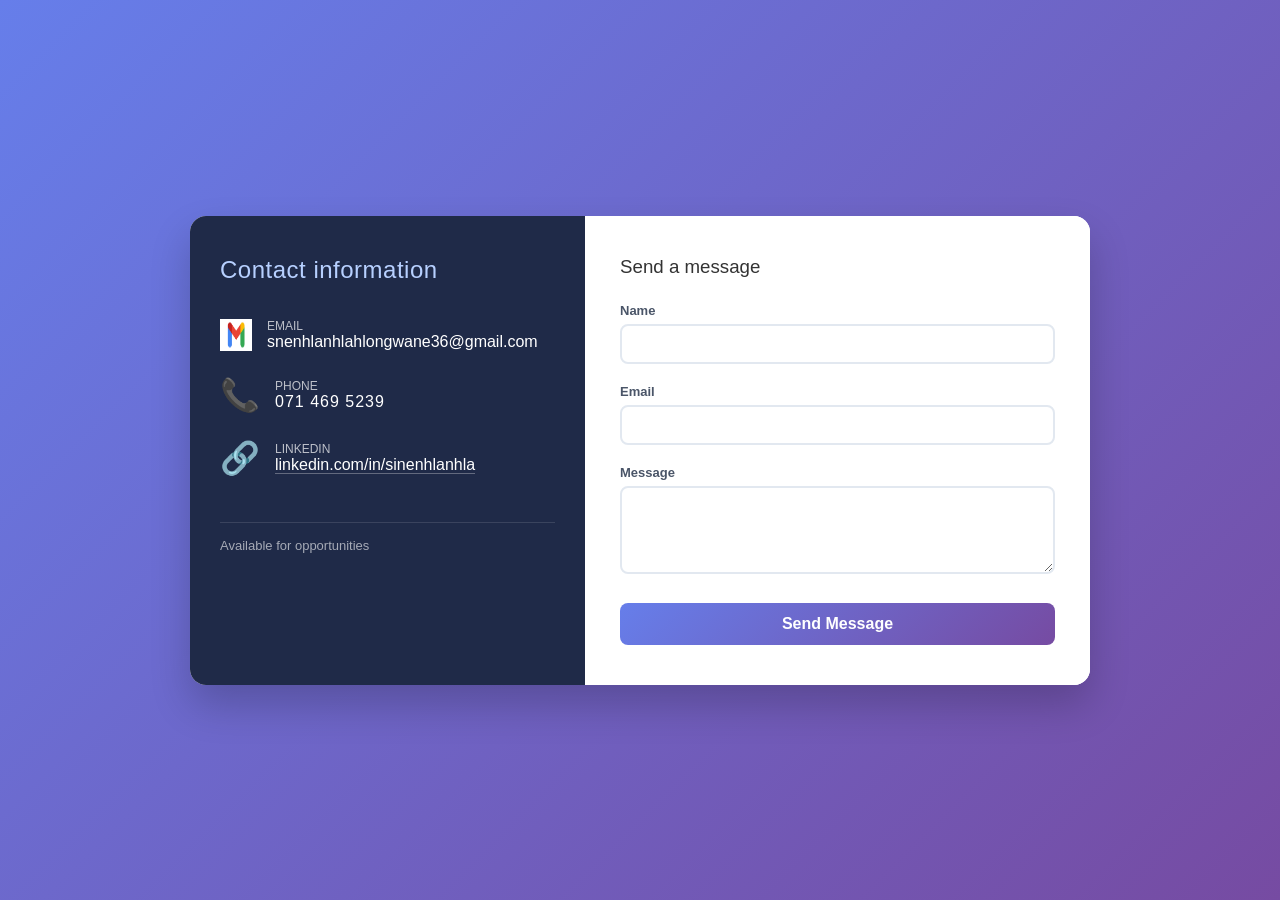
<file: contact.html>
<!DOCTYPE html>
<html lang="en">
<head>
    <meta charset="UTF-8">
    <meta name="viewport" content="width=device-width, initial-scale=1.0">
    <title>Contact me</title>
</head>
<body style="font-family: 'Segoe UI', Arial, sans-serif; margin: 0; padding: 20px; display: flex; justify-content: center; align-items: center; min-height: 100vh; background: linear-gradient(135deg, #667eea 0%, #764ba2 100%); box-sizing: border-box;">

    <!-- Main container: split into two columns -->
    <div style="max-width: 900px; width: 100%; background-color: white; border-radius: 16px; box-shadow: 0 20px 40px rgba(0,0,0,0.2); display: flex; flex-wrap: wrap; overflow: hidden;">

        <!-- LEFT PANEL: Contact details (icons + info) -->
        <div style="flex: 1 1 280px; background: #1f2a48; color: white; padding: 40px 30px; display: flex; flex-direction: column; gap: 25px;">
            
            <h3 style="margin: 0 0 10px 0; font-weight: 400; font-size: 1.5rem; letter-spacing: 0.5px; color: #b7d0ff;">Contact information</h3>
            
            <!-- Email icon --> 
            <div style="display: flex; align-items: center; gap: 15px;">
                <img src="[data-uri]" alt="email icon" style="width: 32px; height: 32px;">
                <div>
                    <div style="font-size: 12px; opacity: 0.7;">EMAIL</div>
                    <div style="font-weight: 500;">snenhlanhlahlongwane36@gmail.com</div>
                </div>
            </div>
            
            <!-- Phone with call icon (using a simple emoji as fallback since the URL didn't work) -->
            <div style="display: flex; align-items: center; gap: 15px;">
                <span style="font-size: 32px;">📞</span>
                <div>
                    <div style="font-size: 12px; opacity: 0.7;">PHONE</div>
                    <div style="font-weight: 500; letter-spacing: 1px;">071 469 5239</div>
                </div>
            </div>
            
            <!-- LinkedIn -->
            <div style="display: flex; align-items: center; gap: 15px;">
                <span style="font-size: 32px;">🔗</span>
                <div>
                    <div style="font-size: 12px; opacity: 0.7;">LINKEDIN</div>
                    <a href="https://www.linkedin.com/in/sinenhlanhla-hlongwane-03503634b" target="_blank" style="color: white; text-decoration: none; border-bottom: 1px solid rgba(255,255,255,0.3);">linkedin.com/in/sinenhlanhla</a>
                </div>
            </div>
            
            <div style="margin-top: 20px; font-size: 13px; opacity: 0.6; border-top: 1px solid rgba(255,255,255,0.2); padding-top: 15px;">
                Available for opportunities
            </div>
        </div>

        <!-- RIGHT panel: Contact form -->
        <div style="flex: 1 1 380px; background: white; padding: 40px 35px;">
            <h3 style="margin-top: 0; margin-bottom: 25px; font-weight: 500; color: #333;">Send a message</h3>
            
            <form>
                <!-- Name field -->
                <div style="margin-bottom: 20px;">
                    <label for="name" style="display: block; margin-bottom: 6px; font-size: 13px; font-weight: 600; color: #4a5568;">Name</label>
                    <input type="text" id="name" name="name" style="width: 100%; padding: 10px; border: 2px solid #e2e8f0; border-radius: 8px; font-size: 14px; box-sizing: border-box;">
                </div>
                
                <!-- Email field -->
                <div style="margin-bottom: 20px;">
                    <label for="email" style="display: block; margin-bottom: 6px; font-size: 13px; font-weight: 600; color: #4a5568;">Email</label>
                    <input type="email" id="email" name="email" style="width: 100%; padding: 10px; border: 2px solid #e2e8f0; border-radius: 8px; font-size: 14px; box-sizing: border-box;">
                </div>
                
                <!-- Message field -->
                <div style="margin-bottom: 25px;">
                    <label for="message" style="display: block; margin-bottom: 6px; font-size: 13px; font-weight: 600; color: #4a5568;">Message</label>
                    <textarea id="message" name="message" rows="4" style="width: 100%; padding: 10px; border: 2px solid #e2e8f0; border-radius: 8px; font-size: 14px; font-family: inherit; resize: vertical; box-sizing: border-box;"></textarea>
                </div>
                
                <!-- Submit button -->
                <input type="submit" value="Send Message" style="background: linear-gradient(135deg, #667eea, #764ba2); color: white; border: none; padding: 12px 25px; font-size: 16px; font-weight: 600; border-radius: 8px; cursor: pointer; width: 100%;">
            </form>
        </div>
    </div>

</body>
</html>
</file>
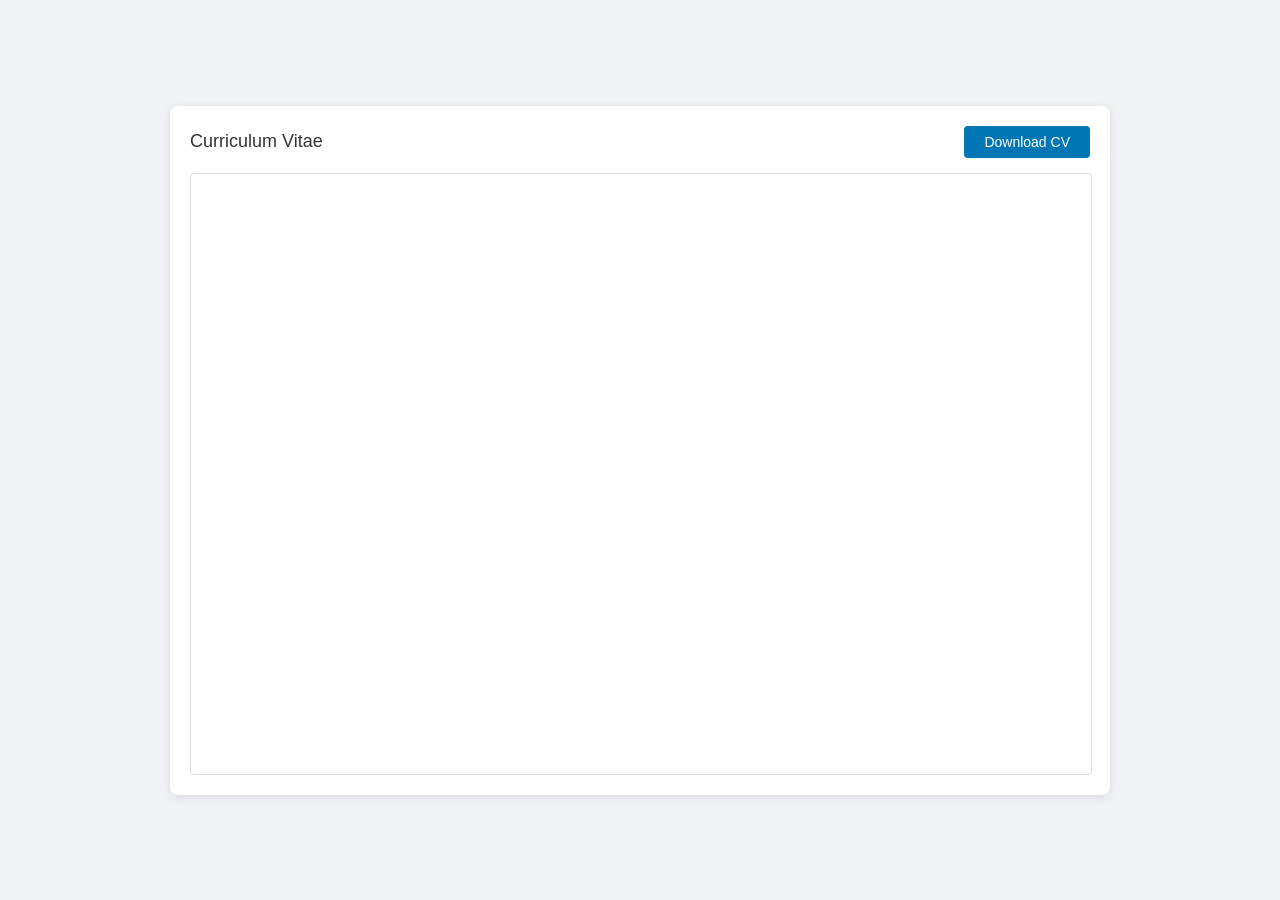
<file: cv.html>
<!DOCTYPE html>
<html lang="en">
<head>
    <meta charset="UTF-8">
    <meta name="viewport" content="width=device-width, initial-scale=1.0">
    <title>My CV</title>
</head>
<body style="font-family: Arial, sans-serif; margin: 0; padding: 20px; background-color: #f0f2f5; display: flex; justify-content: center; align-items: center; min-height: 100vh; box-sizing: border-box;">

    <!-- Simple container for CV -->
    <div style="max-width: 900px; width: 100%; background-color: white; border-radius: 8px; box-shadow: 0 2px 10px rgba(0,0,0,0.1); padding: 20px;">

        <!-- Header with title and download button -->
        <div style="display: flex; justify-content: space-between; align-items: center; margin-bottom: 15px;">
            <span style="font-size: 18px; font-weight: 500; color: #333;">Curriculum Vitae</span>
            <a href="CV.pdf" download 
               style="background-color: #0077b5; color: white; text-decoration: none; padding: 8px 20px; border-radius: 4px; font-size: 14px;">
                Download CV
            </a>
        </div>

        <!-- CV iframe -->
        <iframe src="CV.pdf" 
                width="100%" 
                height="600px" 
                style="border: 1px solid #ddd; border-radius: 4px; display: block;">
        </iframe>

    </div>

</body>
</html>
</file>
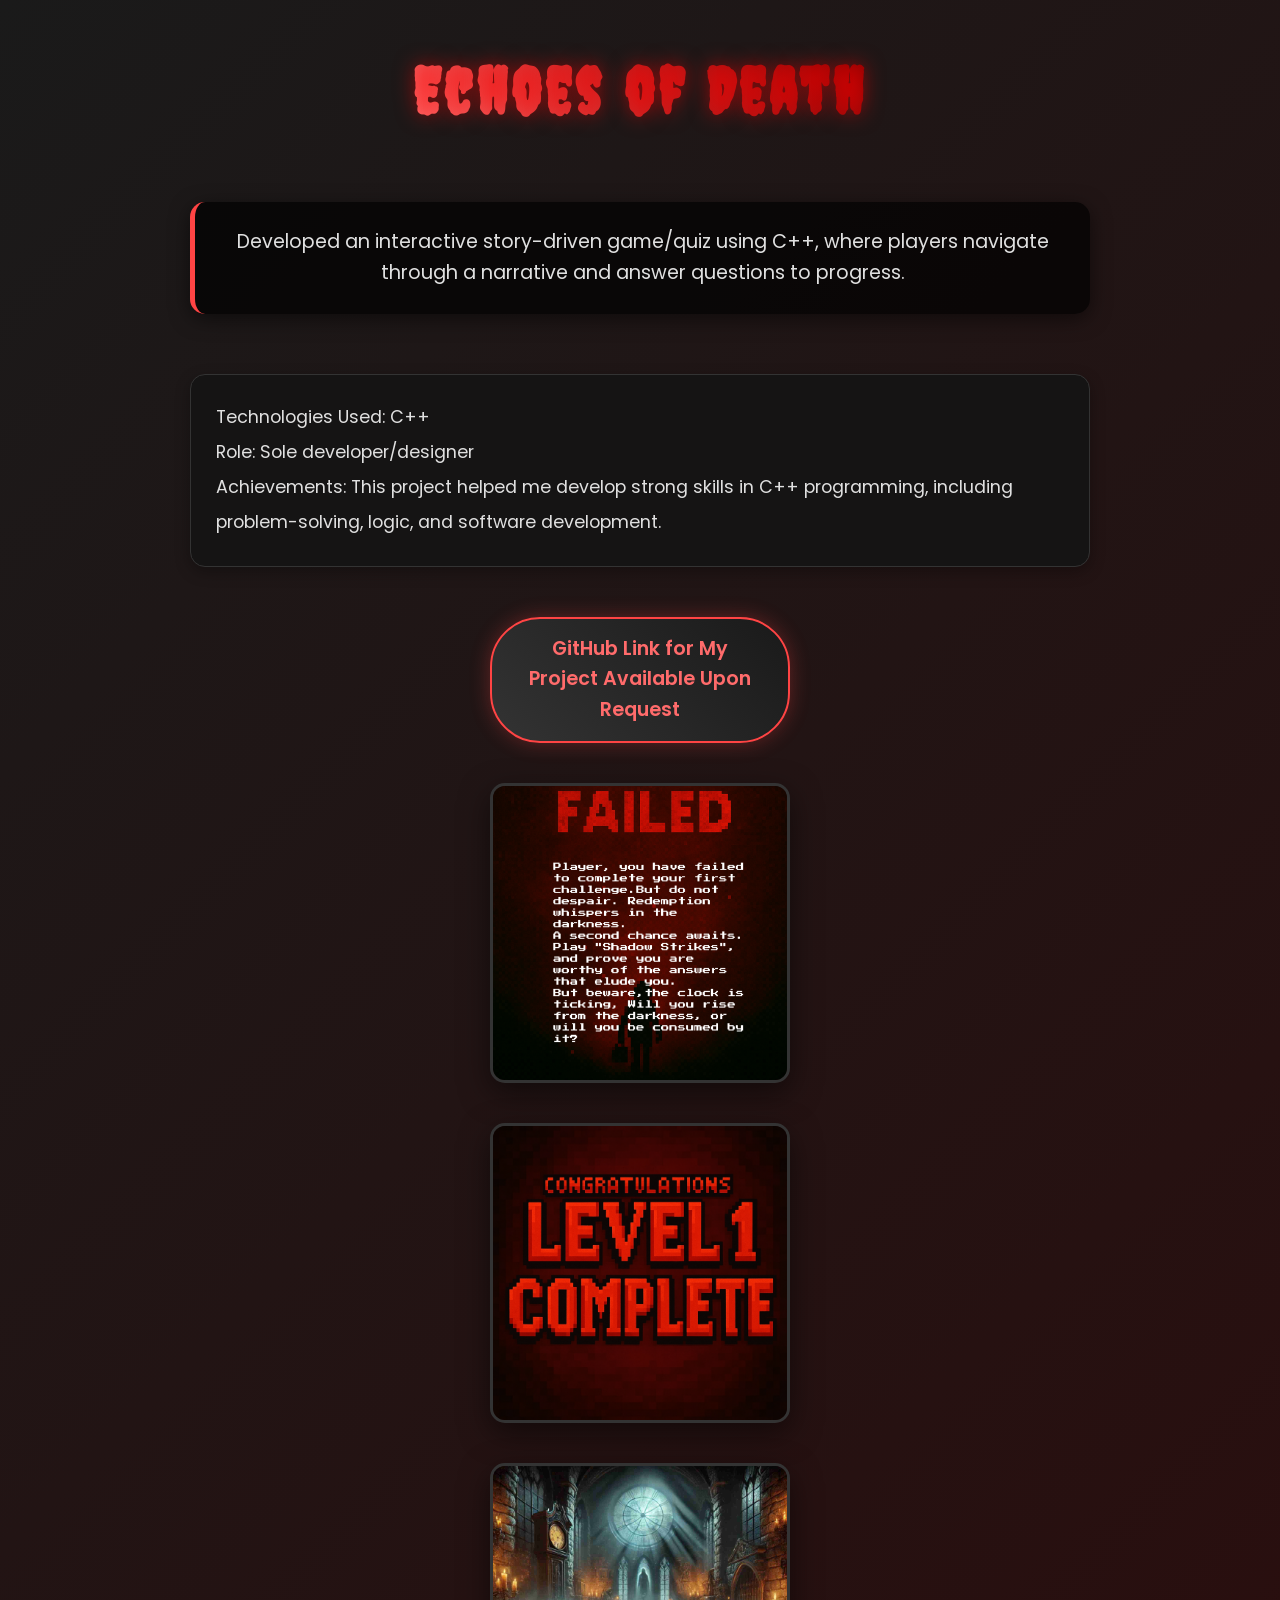
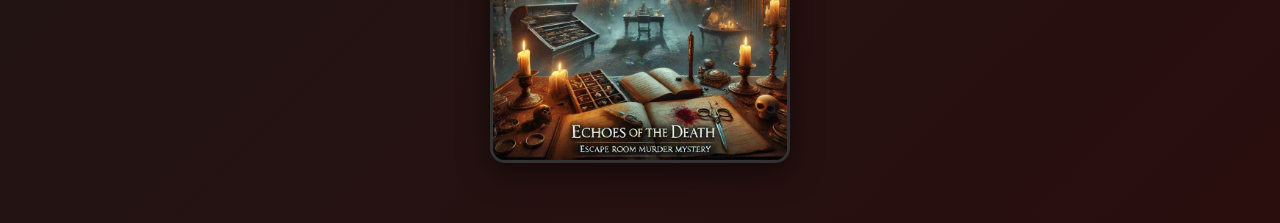
<file: projects.html>
<!DOCTYPE html>
<html lang="en">
<head>
    <meta charset="UTF-8">
    <meta name="viewport" content="width=device-width, initial-scale=1.0">
    <title>Echoes of Death</title>
    <style>
        /* Import a nice font */
        @import url('https://fonts.googleapis.com/css2?family=Creepster&family=Poppins:wght@300;400;600;700&display=swap');

        /* Reset and base styles */
        * {
            margin: 0;
            padding: 0;
            box-sizing: border-box;
        }

        body {
            font-family: 'Poppins', sans-serif;
            background: linear-gradient(135deg, #1a1a1a 0%, #2a0e0e 100%);
            color: #e0e0e0;
            line-height: 1.6;
            min-height: 100vh;
            padding: 40px 20px;
            display: flex;
            flex-direction: column;
            align-items: center;
        }

        h1 {
            text-align: center;
            margin-bottom: 30px;
            position: relative;
        }

        h1 strong {
            font-family: 'Creepster', cursive;
            font-size: 4rem;
            background: linear-gradient(45deg, #ff6b6b, #c41e1e, #8b0000);
            -webkit-background-clip: text;
            -webkit-text-fill-color: transparent;
            text-shadow: 0 0 20px rgba(255, 0, 0, 0.5);
            letter-spacing: 4px;
            animation: flicker 3s infinite;
        }

        @keyframes flicker {
            0%, 100% { opacity: 1; }
            33% { opacity: 0.9; text-shadow: 0 0 30px rgba(255, 0, 0, 0.8); }
            66% { opacity: 0.95; text-shadow: 0 0 10px rgba(255, 0, 0, 0.3); }
        }

        h2 {
            background: rgba(0, 0, 0, 0.7);
            padding: 25px;
            border-radius: 15px;
            margin: 30px auto;
            max-width: 900px;
            font-weight: 400;
            font-size: 1.2rem;
            border-left: 5px solid #ff4444;
            box-shadow: 0 5px 20px rgba(0, 0, 0, 0.5);
            text-align: center;
        }

        p1 {
            display: block;
            background: rgba(20, 20, 20, 0.9);
            padding: 25px;
            border-radius: 15px;
            margin: 30px auto;
            max-width: 900px;
            border: 1px solid #333;
            box-shadow: 0 5px 15px rgba(0, 0, 0, 0.3);
            font-size: 1.1rem;
            line-height: 2;
        }

        p {
            display: inline-block;
            background: linear-gradient(45deg, #333, #1a1a1a);
            color: #ff6b6b;
            text-decoration: none;
            padding: 15px 30px;
            border-radius: 50px;
            font-weight: 600;
            font-size: 1.2rem;
            margin: 20px auto;
            border: 2px solid #ff4444;
            transition: all 0.3s ease;
            box-shadow: 0 0 20px rgba(255, 68, 68, 0.3);
            text-align: center;
            max-width: 300px;
        }

        p:hover {
            background: linear-gradient(45deg, #ff4444, #c41e1e);
            color: white;
            transform: translateY(-3px);
            box-shadow: 0 0 30px rgba(255, 68, 68, 0.5);
            border-color: white;
        }

        img {
            border-radius: 15px;
            margin: 20px;
            box-shadow: 0 10px 30px rgba(0, 0, 0, 0.5);
            transition: all 0.3s ease;
            border: 3px solid #333;
            max-width: calc(100% - 40px);
            height: auto;
        }

        img:hover {
            transform: scale(1.02);
            border-color: #ff4444;
            box-shadow: 0 15px 40px rgba(255, 68, 68, 0.3);
        }

        @media (max-width: 768px) {
            h1 strong { font-size: 2.5rem; }
            h2 { font-size: 1rem; padding: 15px; }
            p1 { padding: 15px; font-size: 0.95rem; }
            img { width: calc(100% - 40px); margin: 10px; }
            a { padding: 12px 25px; font-size: 1rem; width: 90%; }
        }
    </style>
</head>
<body>
    <h1> 
        <strong>Echoes of Death</strong>
    </h1>
    <h2>Developed an interactive story-driven game/quiz using C++, where players navigate through a narrative and answer questions to progress.</h2>
    <p1>Technologies Used: C++ <br/>
    Role: Sole developer/designer  <br/>
    Achievements: This project helped me develop strong skills in C++ programming, including problem-solving, logic, and software development.<br/></p1>
    <p>GitHub Link for My Project Available Upon Request</p>
    <img src="1.png" alt="Failed Level 1 Example Demo" width="300px">
    <img src="Congratulations.png" alt="Congratulations for Winning Level 1 Example Demo" width="300px">
    <img src="coverPicture.png" alt="Cover Picture Demo" width="300px">
</body>
</html>
</file>
